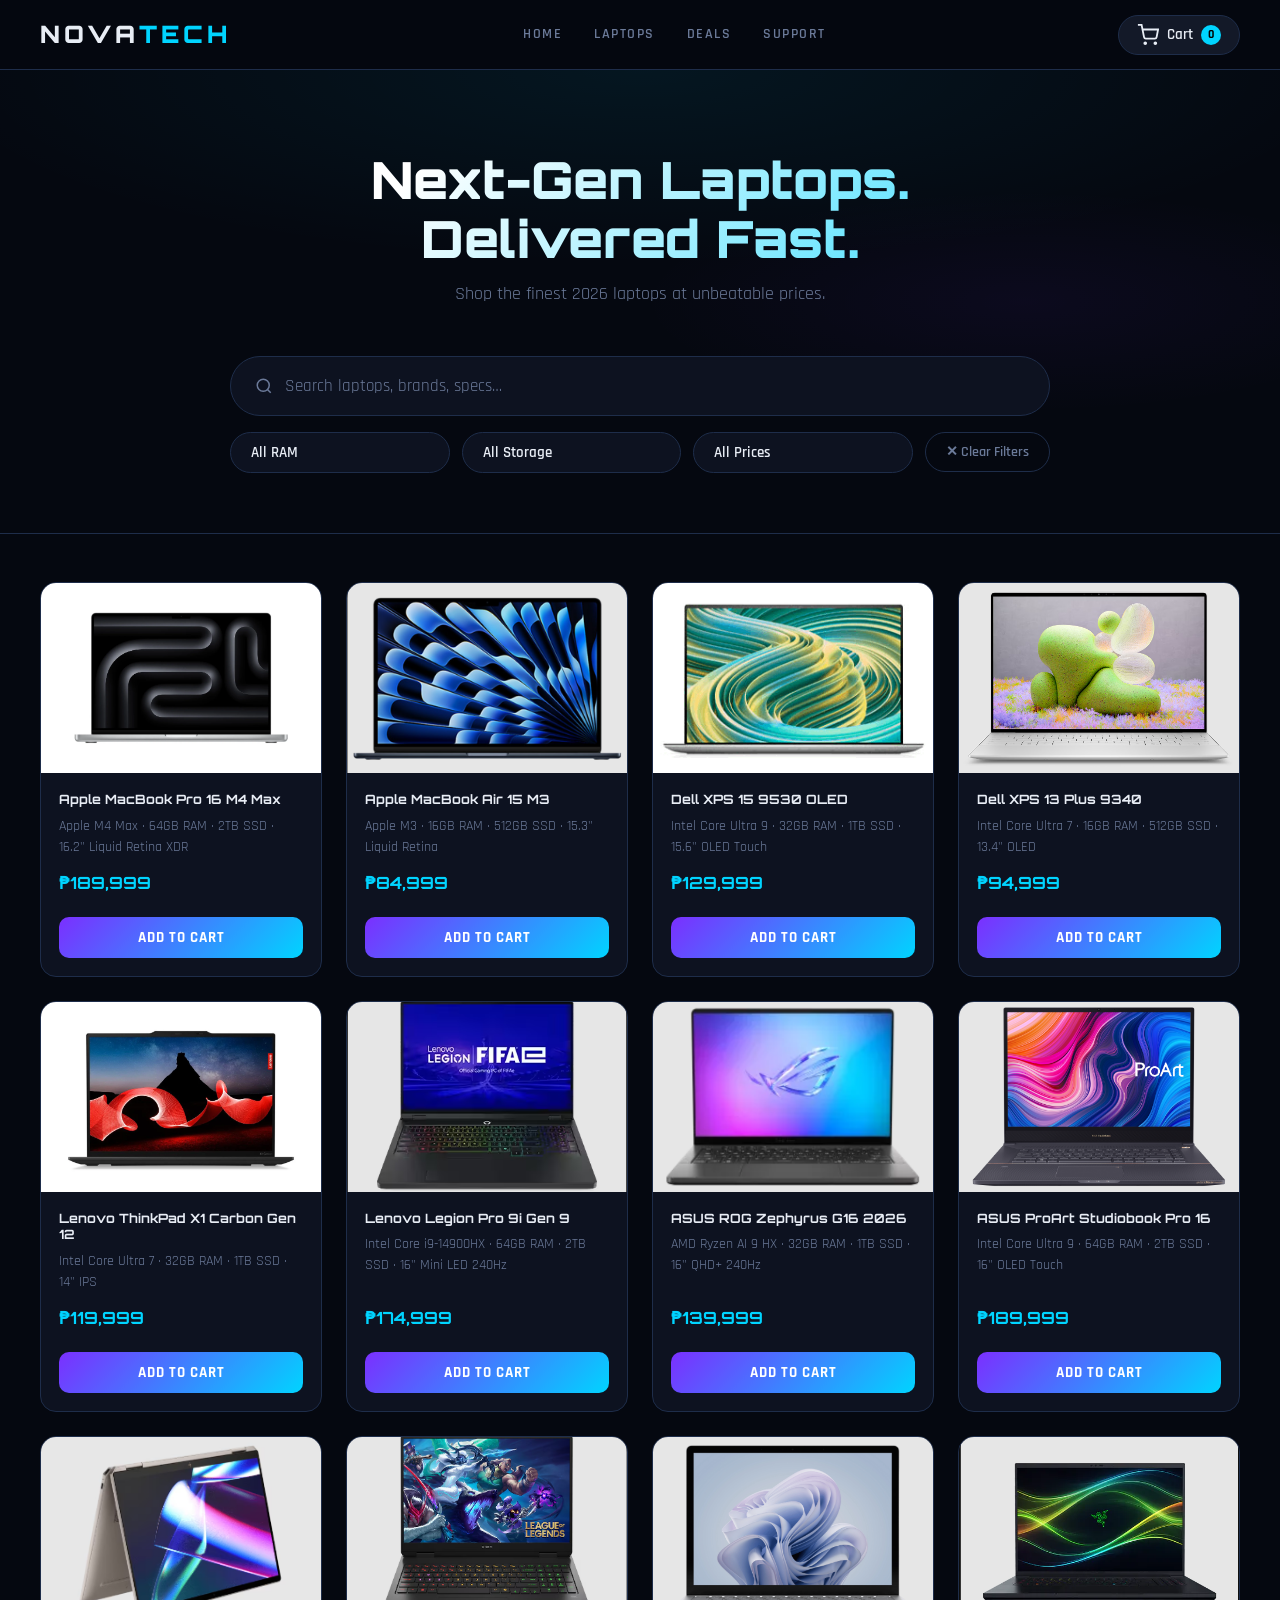
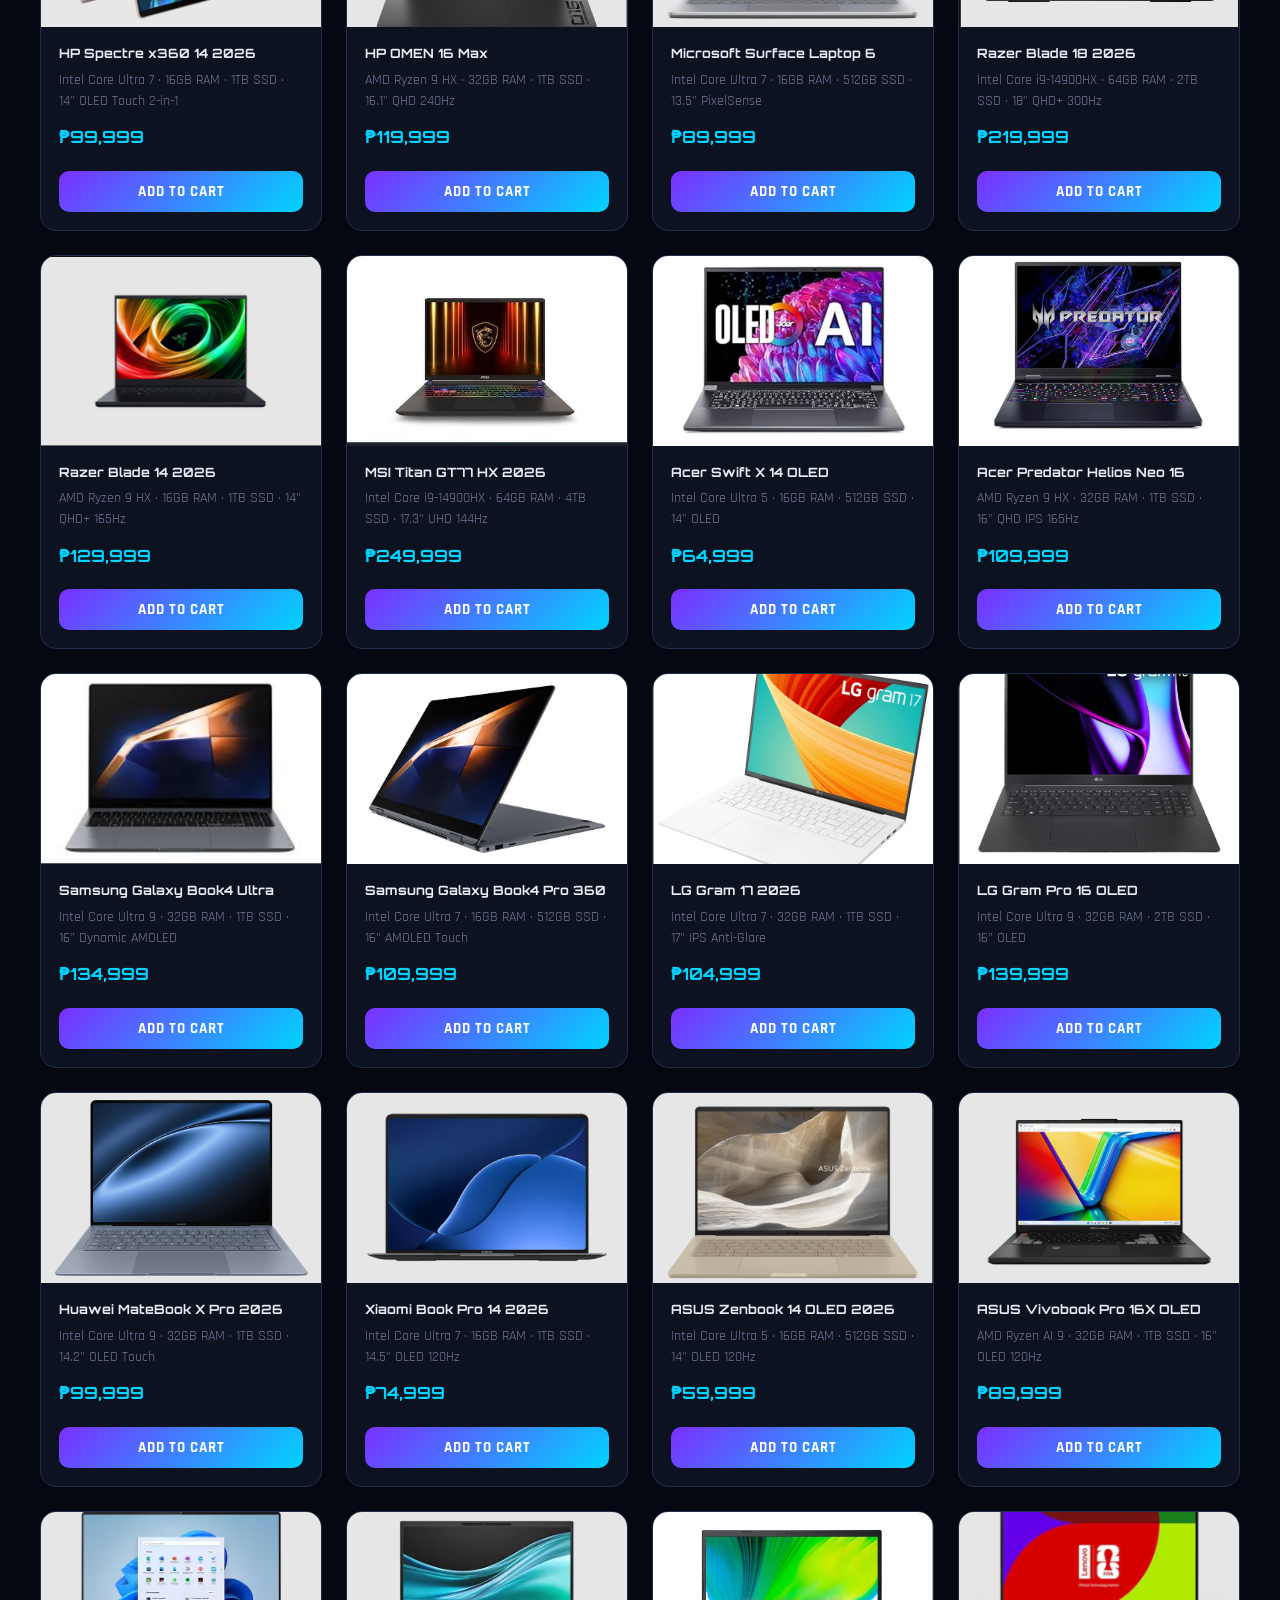
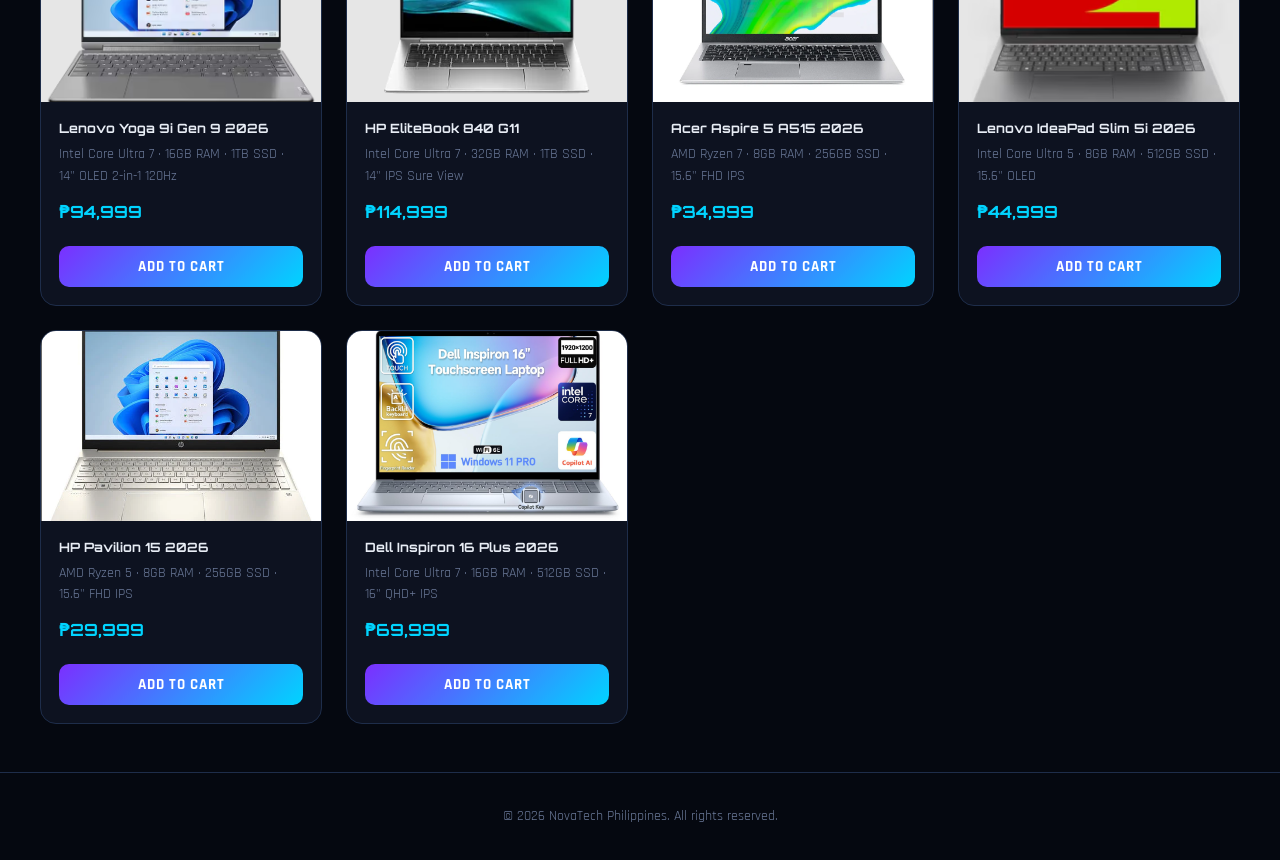
<file: index.html>
<!DOCTYPE html>
<html lang="en">
<head>
  <meta charset="UTF-8" />
  <meta name="viewport" content="width=device-width, initial-scale=1.0"/>
  <title>NovaTech</title>
  <link rel="stylesheet" href="style.css" />
  <link href="https://fonts.googleapis.com/css2?family=Orbitron:wght@400;700;900&family=Rajdhani:wght@300;400;600&display=swap" rel="stylesheet"/>
</head>
<body>
  <header>
    <div class="logo">NOVA<span>TECH</span></div>
    <nav>
      <a href="#">Home</a>
      <a href="#">Laptops</a>
      <a href="#">Deals</a>
      <a href="#">Support</a>
    </nav>
    <button class="cart-toggle" id="cartToggle">
      <svg width="22" height="22" viewBox="0 0 24 24" fill="none" stroke="currentColor" stroke-width="2"><circle cx="9" cy="21" r="1"/><circle cx="20" cy="21" r="1"/><path d="M1 1h4l2.68 13.39a2 2 0 0 0 2 1.61h9.72a2 2 0 0 0 2-1.61L23 6H6"/></svg>
      Cart <span class="cart-count" id="cartCount">0</span>
    </button>
  </header>

  <section class="hero">
    <div class="hero-text">
      <h1>Next-Gen Laptops.<br/>Delivered Fast.</h1>
      <p>Shop the finest 2026 laptops at unbeatable prices.</p>
    </div>
    <div class="search-wrap">
      <div class="search-bar">
        <svg class="search-icon" width="18" height="18" viewBox="0 0 24 24" fill="none" stroke="currentColor" stroke-width="2"><circle cx="11" cy="11" r="8"/><line x1="21" y1="21" x2="16.65" y2="16.65"/></svg>
        <input type="text" id="searchInput" placeholder="Search laptops, brands, specs…" />
      </div>
      <div class="filters">
        <select id="ramFilter">
          <option value="">All RAM</option>
          <option value="8GB">8GB</option>
          <option value="16GB">16GB</option>
          <option value="32GB">32GB</option>
          <option value="64GB">64GB</option>
        </select>
        <select id="storageFilter">
          <option value="">All Storage</option>
          <option value="256GB">256GB SSD</option>
          <option value="512GB">512GB SSD</option>
          <option value="1TB">1TB SSD</option>
          <option value="2TB">2TB SSD</option>
        </select>
        <select id="priceFilter">
          <option value="">All Prices</option>
          <option value="0-50000">Under ₱50,000</option>
          <option value="50000-100000">₱50,000 – ₱100,000</option>
          <option value="100000-150000">₱100,000 – ₱150,000</option>
          <option value="150000+">Above ₱150,000</option>
        </select>
        <button id="clearFilters">✕ Clear Filters</button>
      </div>
    </div>
  </section>

  <main>
    <div class="product-grid" id="productGrid"></div>
    <p class="no-results" id="noResults" style="display:none;">No laptops match your search.</p>
  </main>

  <div class="cart-overlay" id="cartOverlay"></div>
  <aside class="cart-sidebar" id="cartSidebar">
    <div class="cart-header">
      <h2>Your Cart</h2>
      <button class="close-cart" id="closeCart">✕</button>
    </div>
    <div class="cart-items" id="cartItems"></div>
    <div class="cart-footer">
      <div class="cart-total">Total: <span id="cartTotal">₱0</span></div>
      <a href="checkout.html" class="checkout-btn">Proceed to Checkout →</a>
    </div>
  </aside>

  <footer>
    <p>© 2026 NovaTech Philippines. All rights reserved.</p>
  </footer>

  <script src="script.js"></script>
</body>
</html>
</file>
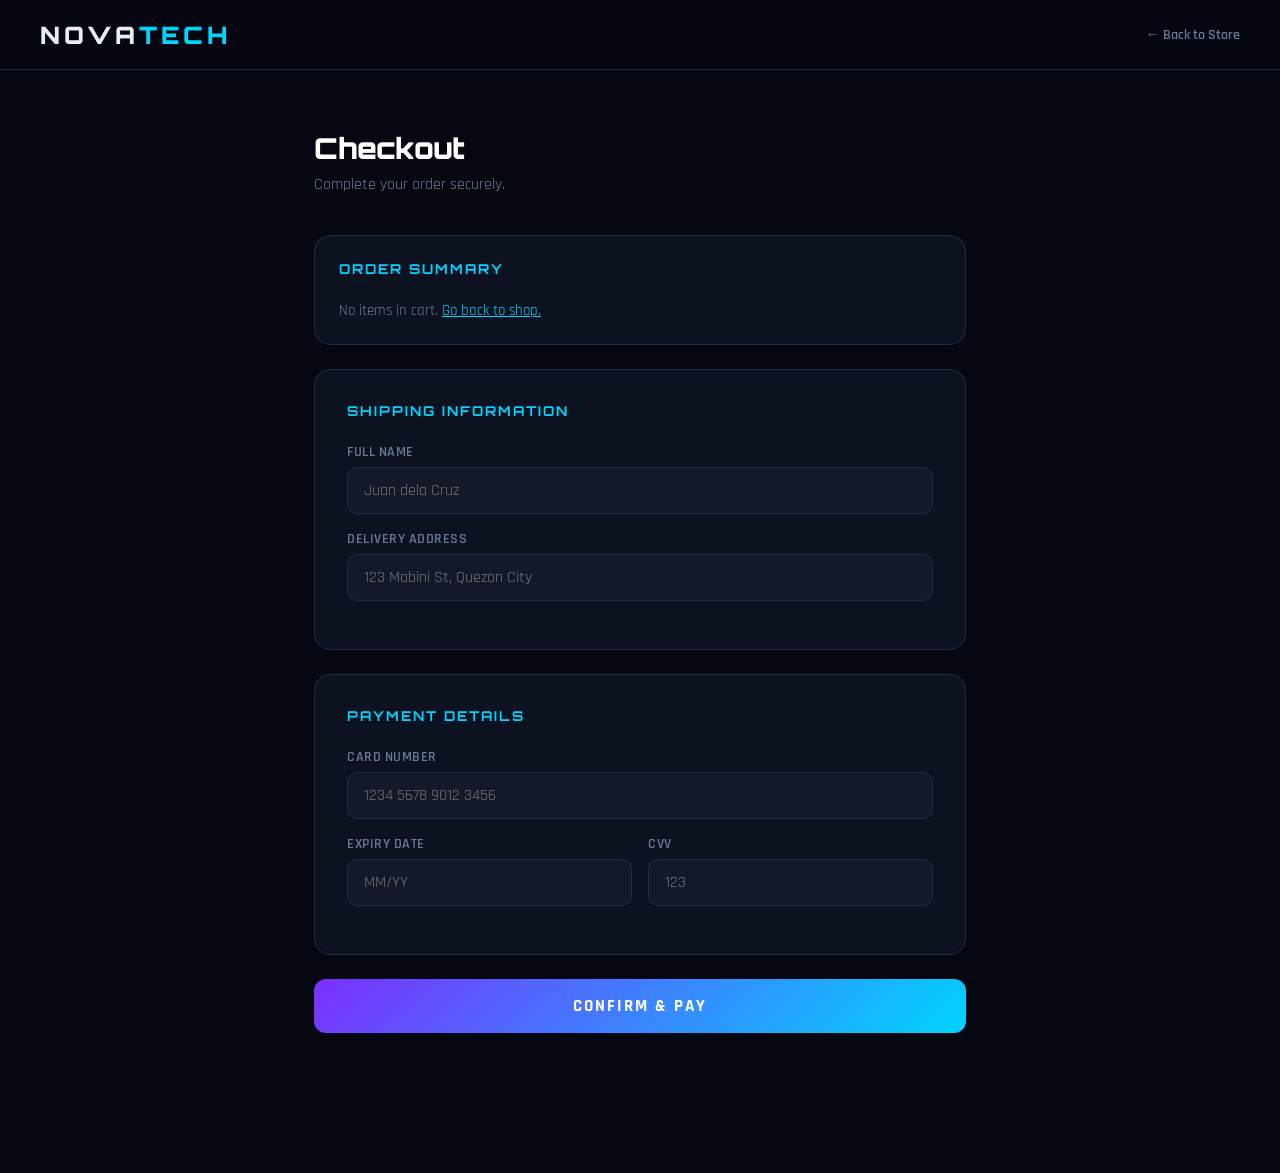
<file: checkout.html>
<!DOCTYPE html>
<html lang="en">
<head>
  <meta charset="UTF-8"/>
  <meta name="viewport" content="width=device-width, initial-scale=1.0"/>
  <title>NovaTech – Checkout</title>
  <link href="https://fonts.googleapis.com/css2?family=Orbitron:wght@400;700;900&family=Rajdhani:wght@300;400;600&display=swap" rel="stylesheet"/>
  <style>
    *, *::before, *::after { box-sizing: border-box; margin: 0; padding: 0; }
    :root {
      --bg: #050810; --surface: #0d1220; --surface2: #131928; --border: #1e2d4a;
      --accent: #00d4ff; --accent2: #7b2fff; --text: #e8edf5; --text-muted: #6b7a99;
      --glow: 0 0 20px rgba(0,212,255,0.35), 0 0 60px rgba(0,212,255,0.12);
      --error: #ff4466;
    }
    body { background: var(--bg); color: var(--text); font-family: 'Rajdhani', sans-serif; min-height: 100vh; }
    header {
      display: flex; align-items: center; justify-content: space-between;
      padding: 0 40px; height: 70px; background: rgba(5,8,16,0.95);
      border-bottom: 1px solid var(--border); position: sticky; top: 0; z-index: 100;
    }
    .logo { font-family: 'Orbitron', monospace; font-weight: 900; font-size: 1.5rem; letter-spacing: 4px; }
    .logo span { color: var(--accent); }
    .back-link { color: var(--text-muted); text-decoration: none; font-size: 0.9rem; font-weight: 600; transition: color 0.2s; }
    .back-link:hover { color: var(--accent); }
    main { max-width: 700px; margin: 60px auto; padding: 0 24px 80px; }
    h1 { font-family: 'Orbitron', monospace; font-size: 1.8rem; font-weight: 900; margin-bottom: 8px;
      background: linear-gradient(135deg,#fff 30%, var(--accent) 100%);
      -webkit-background-clip: text; -webkit-text-fill-color: transparent; background-clip: text; }
    .subtitle { color: var(--text-muted); margin-bottom: 40px; font-size: 1rem; }
    .form-section { background: var(--surface); border: 1px solid var(--border); border-radius: 16px; padding: 32px; margin-bottom: 24px; }
    .section-title { font-family: 'Orbitron', monospace; font-size: 0.85rem; font-weight: 700; color: var(--accent); letter-spacing: 2px; text-transform: uppercase; margin-bottom: 24px; }
    .form-row { display: grid; grid-template-columns: 1fr 1fr; gap: 16px; }
    .form-group { display: flex; flex-direction: column; gap: 6px; margin-bottom: 16px; }
    .form-group label { font-size: 0.85rem; font-weight: 600; color: var(--text-muted); letter-spacing: 0.5px; text-transform: uppercase; }
    .form-group input {
      background: var(--surface2); border: 1.5px solid var(--border); color: var(--text);
      padding: 12px 16px; border-radius: 10px; font-family: 'Rajdhani', sans-serif;
      font-size: 1rem; outline: none; transition: border-color 0.2s, box-shadow 0.2s;
    }
    .form-group input:focus { border-color: var(--accent); box-shadow: 0 0 14px rgba(0,212,255,0.2); }
    .form-group input.error { border-color: var(--error); box-shadow: 0 0 10px rgba(255,68,102,0.2); }
    .err-msg { color: var(--error); font-size: 0.82rem; font-weight: 600; display: none; }
    .err-msg.show { display: block; }
    .order-summary { background: var(--surface); border: 1px solid var(--border); border-radius: 16px; padding: 24px; margin-bottom: 24px; }
    .order-item { display: flex; justify-content: space-between; padding: 8px 0; border-bottom: 1px solid var(--border); font-size: 0.95rem; }
    .order-item:last-child { border: none; }
    .order-total { display: flex; justify-content: space-between; padding-top: 16px; font-size: 1.2rem; font-weight: 700; }
    .order-total span { color: var(--accent); font-family: 'Orbitron', monospace; }
    .empty-cart { color: var(--text-muted); font-size: 0.95rem; }
    .pay-btn {
      width: 100%; padding: 16px; background: linear-gradient(135deg, var(--accent2), var(--accent));
      border: none; color: #fff; font-family: 'Rajdhani', sans-serif; font-size: 1.05rem;
      font-weight: 700; letter-spacing: 2px; text-transform: uppercase; border-radius: 12px;
      cursor: pointer; transition: opacity 0.2s, box-shadow 0.2s;
    }
    .pay-btn:hover { opacity: 0.9; box-shadow: var(--glow); }
    .success-msg {
      display: none; background: rgba(0,212,255,0.08); border: 1px solid var(--accent);
      border-radius: 12px; padding: 24px; text-align: center; margin-top: 24px;
    }
    .success-msg h3 { font-family: 'Orbitron', monospace; color: var(--accent); margin-bottom: 8px; }
    @media (max-width: 600px) { .form-row { grid-template-columns: 1fr; } header { padding: 0 20px; } }
  </style>
</head>
<body>
  <header>
    <div class="logo">NOVA<span>TECH</span></div>
    <a href="index.html" class="back-link">← Back to Store</a>
  </header>
  <main>
    <h1>Checkout</h1>
    <p class="subtitle">Complete your order securely.</p>
    <div class="form-section order-summary" id="orderSummary">
      <div class="section-title">Order Summary</div>
      <div id="orderItems"></div>
    </div>
    <div class="form-section">
      <div class="section-title">Shipping Information</div>
      <div class="form-group">
        <label>Full Name</label>
        <input type="text" id="fullName" placeholder="Juan dela Cruz"/>
        <span class="err-msg" id="nameErr">Please enter your full name.</span>
      </div>
      <div class="form-group">
        <label>Delivery Address</label>
        <input type="text" id="address" placeholder="123 Mabini St, Quezon City"/>
        <span class="err-msg" id="addressErr">Please enter your delivery address.</span>
      </div>
    </div>
    <div class="form-section">
      <div class="section-title">Payment Details</div>
      <div class="form-group">
        <label>Card Number</label>
        <input type="text" id="cardNumber" placeholder="1234 5678 9012 3456" maxlength="19"/>
        <span class="err-msg" id="cardErr">Card number must be exactly 16 digits.</span>
      </div>
      <div class="form-row">
        <div class="form-group">
          <label>Expiry Date</label>
          <input type="text" id="expiry" placeholder="MM/YY" maxlength="5"/>
          <span class="err-msg" id="expiryErr">Enter expiry in MM/YY format.</span>
        </div>
        <div class="form-group">
          <label>CVV</label>
          <input type="text" id="cvv" placeholder="123" maxlength="3"/>
          <span class="err-msg" id="cvvErr">CVV must be exactly 3 digits.</span>
        </div>
      </div>
    </div>
    <button class="pay-btn" id="payBtn">Confirm & Pay</button>
    <div class="success-msg" id="successMsg">
      <h3>✓ Order Placed!</h3>
      <p>Thank you for your purchase. Your order is being processed.</p>
    </div>
  </main>
  <script src="checkout.js"></script>
</body>
</html>
</file>
<file: style.css>
*, *::before, *::after { box-sizing: border-box; margin: 0; padding: 0; }

:root {
  --bg: #050810;
  --surface: #0d1220;
  --surface2: #131928;
  --border: #1e2d4a;
  --accent: #00d4ff;
  --accent2: #7b2fff;
  --text: #e8edf5;
  --text-muted: #6b7a99;
  --glow: 0 0 20px rgba(0,212,255,0.35), 0 0 60px rgba(0,212,255,0.12);
  --glow2: 0 0 20px rgba(123,47,255,0.4);
  --card-shadow: 0 4px 24px rgba(0,0,0,0.5);
}

html { scroll-behavior: smooth; }

body {
  background: var(--bg);
  color: var(--text);
  font-family: 'Rajdhani', sans-serif;
  font-size: 16px;
  line-height: 1.6;
  min-height: 100vh;
}

header {
  display: flex;
  align-items: center;
  justify-content: space-between;
  padding: 0 40px;
  height: 70px;
  background: rgba(5,8,16,0.95);
  border-bottom: 1px solid var(--border);
  position: sticky;
  top: 0;
  z-index: 100;
  backdrop-filter: blur(12px);
}

.logo {
  font-family: 'Orbitron', monospace;
  font-weight: 900;
  font-size: 1.5rem;
  letter-spacing: 4px;
  color: var(--text);
}

.logo span { color: var(--accent); }

nav { display: flex; gap: 32px; }

nav a {
  color: var(--text-muted);
  text-decoration: none;
  font-weight: 600;
  font-size: 0.9rem;
  letter-spacing: 1.5px;
  text-transform: uppercase;
  transition: color 0.2s;
}

nav a:hover { color: var(--accent); }

.cart-toggle {
  display: flex;
  align-items: center;
  gap: 8px;
  background: var(--surface2);
  border: 1px solid var(--border);
  color: var(--text);
  padding: 8px 18px;
  border-radius: 50px;
  cursor: pointer;
  font-family: 'Rajdhani', sans-serif;
  font-weight: 600;
  font-size: 0.95rem;
  transition: border-color 0.2s, box-shadow 0.2s;
}

.cart-toggle:hover {
  border-color: var(--accent);
  box-shadow: var(--glow);
}

.cart-count {
  background: var(--accent);
  color: #000;
  border-radius: 50%;
  width: 20px;
  height: 20px;
  display: inline-flex;
  align-items: center;
  justify-content: center;
  font-size: 0.75rem;
  font-weight: 700;
}

.hero {
  padding: 80px 40px 60px;
  background: radial-gradient(ellipse 80% 60% at 50% 0%, rgba(0,212,255,0.07) 0%, transparent 70%),
              radial-gradient(ellipse 50% 40% at 80% 50%, rgba(123,47,255,0.06) 0%, transparent 60%);
  border-bottom: 1px solid var(--border);
}

.hero-text { text-align: center; margin-bottom: 48px; }

.hero-text h1 {
  font-family: 'Orbitron', monospace;
  font-size: clamp(2rem, 5vw, 3.2rem);
  font-weight: 900;
  line-height: 1.15;
  background: linear-gradient(135deg, #fff 30%, var(--accent) 100%);
  -webkit-background-clip: text;
  -webkit-text-fill-color: transparent;
  background-clip: text;
  margin-bottom: 12px;
}

.hero-text p { color: var(--text-muted); font-size: 1.1rem; }

.search-wrap { max-width: 820px; margin: 0 auto; display: flex; flex-direction: column; gap: 16px; }

.search-bar {
  display: flex;
  align-items: center;
  background: var(--surface);
  border: 1.5px solid var(--border);
  border-radius: 50px;
  padding: 0 24px;
  gap: 12px;
  transition: border-color 0.3s, box-shadow 0.3s;
}

.search-bar:focus-within {
  border-color: var(--accent);
  box-shadow: var(--glow);
}

.search-bar:hover { border-color: rgba(0,212,255,0.4); }

.search-icon { color: var(--text-muted); flex-shrink: 0; }

.search-bar input {
  background: none;
  border: none;
  outline: none;
  color: var(--text);
  font-family: 'Rajdhani', sans-serif;
  font-size: 1.05rem;
  width: 100%;
  padding: 18px 0;
}

.search-bar input::placeholder { color: var(--text-muted); }

.filters {
  display: flex;
  gap: 12px;
  flex-wrap: wrap;
  align-items: center;
}

.filters select {
  background: var(--surface);
  border: 1.5px solid var(--border);
  color: var(--text);
  padding: 10px 20px;
  border-radius: 50px;
  font-family: 'Rajdhani', sans-serif;
  font-size: 0.95rem;
  font-weight: 600;
  cursor: pointer;
  appearance: none;
  outline: none;
  flex: 1;
  min-width: 160px;
  transition: border-color 0.2s, box-shadow 0.2s;
}

.filters select:focus, .filters select:hover {
  border-color: var(--accent);
  box-shadow: 0 0 12px rgba(0,212,255,0.2);
}

#clearFilters {
  background: transparent;
  border: 1.5px solid var(--border);
  color: var(--text-muted);
  padding: 10px 20px;
  border-radius: 50px;
  font-family: 'Rajdhani', sans-serif;
  font-size: 0.9rem;
  font-weight: 600;
  cursor: pointer;
  transition: border-color 0.2s, color 0.2s;
  white-space: nowrap;
}

#clearFilters:hover { border-color: #ff4466; color: #ff4466; }

main { padding: 48px 40px; max-width: 1400px; margin: 0 auto; }

.product-grid {
  display: grid;
  grid-template-columns: repeat(auto-fill, minmax(280px, 1fr));
  gap: 24px;
}

.product-card {
  background: var(--surface);
  border: 1px solid var(--border);
  border-radius: 16px;
  overflow: hidden;
  transition: transform 0.25s, border-color 0.25s, box-shadow 0.25s;
  display: flex;
  flex-direction: column;
}

.product-card:hover {
  transform: translateY(-6px);
  border-color: rgba(0,212,255,0.4);
  box-shadow: 0 12px 40px rgba(0,0,0,0.5), 0 0 20px rgba(0,212,255,0.12);
}

.product-img {
  width: 100%;
  height: 190px;
  background: var(--surface2);
  display: flex;
  align-items: center;
  justify-content: center;
  overflow: hidden;
  position: relative;
}

.product-img img {
  width: 100%;
  height: 100%;
  object-fit: cover;
}

.product-img .placeholder-icon {
  color: var(--border);
}

.product-body { padding: 18px; flex: 1; display: flex; flex-direction: column; gap: 8px; }

.product-name {
  font-family: 'Orbitron', monospace;
  font-size: 0.8rem;
  font-weight: 700;
  color: var(--text);
  line-height: 1.3;
}

.product-specs { color: var(--text-muted); font-size: 0.88rem; line-height: 1.5; flex: 1; }

.product-price {
  font-family: 'Orbitron', monospace;
  font-size: 1.05rem;
  font-weight: 700;
  color: var(--accent);
  margin-top: 4px;
}

.add-to-cart {
  margin-top: 12px;
  background: linear-gradient(135deg, var(--accent2), var(--accent));
  border: none;
  color: #fff;
  padding: 11px;
  border-radius: 10px;
  font-family: 'Rajdhani', sans-serif;
  font-size: 0.95rem;
  font-weight: 700;
  letter-spacing: 1px;
  cursor: pointer;
  transition: opacity 0.2s, transform 0.15s, box-shadow 0.2s;
  text-transform: uppercase;
}

.add-to-cart:hover {
  opacity: 0.9;
  transform: scale(1.02);
  box-shadow: 0 0 18px rgba(0,212,255,0.3);
}

.add-to-cart:active { transform: scale(0.98); }

.no-results {
  text-align: center;
  color: var(--text-muted);
  font-size: 1.1rem;
  padding: 60px 0;
}

.cart-overlay {
  position: fixed;
  inset: 0;
  background: rgba(0,0,0,0.6);
  backdrop-filter: blur(4px);
  z-index: 200;
  opacity: 0;
  pointer-events: none;
  transition: opacity 0.3s;
}

.cart-overlay.active { opacity: 1; pointer-events: all; }

.cart-sidebar {
  position: fixed;
  top: 0;
  right: -420px;
  width: 400px;
  height: 100vh;
  background: var(--surface);
  border-left: 1px solid var(--border);
  z-index: 300;
  display: flex;
  flex-direction: column;
  transition: right 0.35s cubic-bezier(0.4,0,0.2,1);
}

.cart-sidebar.open { right: 0; }

.cart-header {
  display: flex;
  align-items: center;
  justify-content: space-between;
  padding: 24px;
  border-bottom: 1px solid var(--border);
}

.cart-header h2 {
  font-family: 'Orbitron', monospace;
  font-size: 1.1rem;
  font-weight: 700;
}

.close-cart {
  background: none;
  border: none;
  color: var(--text-muted);
  font-size: 1.2rem;
  cursor: pointer;
  transition: color 0.2s;
}

.close-cart:hover { color: var(--text); }

.cart-items { flex: 1; overflow-y: auto; padding: 16px 24px; display: flex; flex-direction: column; gap: 16px; }

.cart-item {
  display: flex;
  gap: 14px;
  align-items: flex-start;
  background: var(--surface2);
  border: 1px solid var(--border);
  border-radius: 10px;
  padding: 14px;
}

.cart-item-info { flex: 1; }

.cart-item-name { font-size: 0.85rem; font-weight: 600; margin-bottom: 4px; }

.cart-item-price { color: var(--accent); font-size: 0.9rem; font-weight: 700; }

.cart-item-qty {
  display: flex;
  align-items: center;
  gap: 8px;
  margin-top: 8px;
}

.qty-btn {
  background: var(--border);
  border: none;
  color: var(--text);
  width: 24px;
  height: 24px;
  border-radius: 6px;
  cursor: pointer;
  font-size: 1rem;
  display: flex;
  align-items: center;
  justify-content: center;
  transition: background 0.2s;
}

.qty-btn:hover { background: var(--accent); color: #000; }

.qty-num { font-size: 0.9rem; min-width: 20px; text-align: center; }

.remove-item {
  background: none;
  border: none;
  color: var(--text-muted);
  cursor: pointer;
  font-size: 1rem;
  transition: color 0.2s;
  padding: 0;
  align-self: flex-start;
}

.remove-item:hover { color: #ff4466; }

.cart-empty {
  text-align: center;
  color: var(--text-muted);
  padding: 40px 0;
  font-size: 1rem;
}

.cart-footer {
  padding: 24px;
  border-top: 1px solid var(--border);
  display: flex;
  flex-direction: column;
  gap: 16px;
}

.cart-total { font-size: 1.2rem; font-weight: 700; }

.cart-total span { color: var(--accent); font-family: 'Orbitron', monospace; }

.checkout-btn {
  display: block;
  text-align: center;
  background: linear-gradient(135deg, var(--accent2), var(--accent));
  color: #fff;
  text-decoration: none;
  padding: 14px;
  border-radius: 10px;
  font-family: 'Rajdhani', sans-serif;
  font-weight: 700;
  font-size: 1rem;
  letter-spacing: 1px;
  text-transform: uppercase;
  transition: opacity 0.2s, box-shadow 0.2s;
}

.checkout-btn:hover { opacity: 0.9; box-shadow: var(--glow); }

footer {
  text-align: center;
  padding: 32px;
  color: var(--text-muted);
  font-size: 0.88rem;
  border-top: 1px solid var(--border);
}

@media (max-width: 768px) {
  header { padding: 0 20px; }
  nav { display: none; }
  .hero { padding: 48px 20px 40px; }
  main { padding: 32px 20px; }
  .cart-sidebar { width: 100%; right: -100%; }
  .filters { flex-direction: column; }
  .filters select, #clearFilters { width: 100%; }
}
</file>
